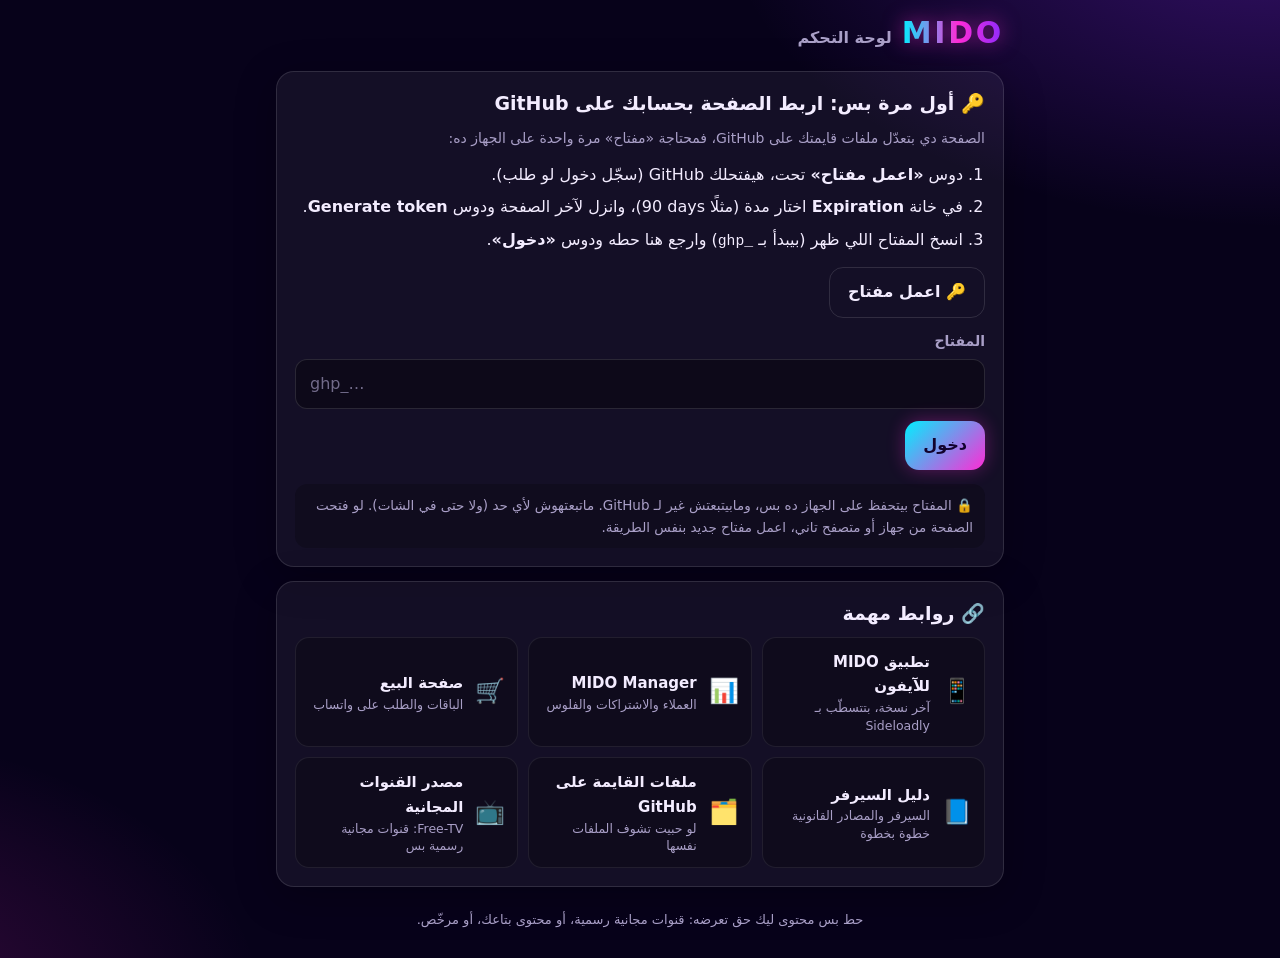
<file: index.html>
<!doctype html>
<html lang="ar" dir="rtl">
<head>
<meta charset="utf-8">
<meta name="viewport" content="width=device-width, initial-scale=1, viewport-fit=cover">
<meta http-equiv="Content-Security-Policy" content="default-src 'none'; script-src 'self'; style-src 'self' 'unsafe-inline' https://fonts.googleapis.com; font-src https://fonts.gstatic.com; img-src 'self' data: https:; connect-src https://api.github.com; base-uri 'none'; form-action 'none'">
<meta name="referrer" content="no-referrer">
<meta name="robots" content="noindex, nofollow">
<meta name="theme-color" content="#07021A">
<meta name="color-scheme" content="dark">
<meta name="apple-mobile-web-app-title" content="لوحة MIDO">
<title>لوحة MIDO</title>
<link rel="icon" href="icon.png">
<link rel="apple-touch-icon" href="icon.png">
<link rel="preconnect" href="https://fonts.googleapis.com">
<link rel="preconnect" href="https://fonts.gstatic.com" crossorigin>
<link rel="stylesheet" href="https://fonts.googleapis.com/css2?family=Cairo:wght@400;600;700;800&display=swap">
<style>
:root{
  --pink:#FF2BD6; --cyan:#00F0FF; --purple:#8A2BFF;
  --bg:#07021A; --bg2:#16053A; --card:rgba(255,255,255,.055); --cardb:rgba(255,255,255,.12);
  --txt:#F3ECFF; --dim:#A99FC7; --ok:#3DFFA8; --bad:#FF5C7A; --warn:#FFC857;
  --field:rgba(0,0,0,.34); --r:18px;
}
*{box-sizing:border-box}
html{-webkit-text-size-adjust:100%;text-size-adjust:100%}
body{
  margin:0; min-height:100vh; color:var(--txt); background-color:var(--bg);
  background-image:
    radial-gradient(900px 520px at 100% -10%, rgba(138,43,255,.36), transparent 62%),
    radial-gradient(760px 460px at -15% 105%, rgba(255,43,214,.20), transparent 60%);
  background-repeat:no-repeat;
  font:16px/1.65 "Cairo", -apple-system, "SF Pro Text", "Segoe UI", system-ui, sans-serif;
  padding:env(safe-area-inset-top) 0 calc(env(safe-area-inset-bottom) + 28px);
}
a{color:var(--cyan)}
code{font-family:ui-monospace, "SF Mono", Menlo, Consolas, monospace; font-size:.92em}
[hidden]{display:none !important}
.wrap{max-width:760px; margin:0 auto; padding:0 16px}

/* الهيدر */
.top{display:flex; align-items:center; justify-content:space-between; gap:12px; padding:18px 0 6px}
.brand{display:flex; align-items:baseline; gap:10px; min-width:0}
.logo{
  direction:ltr; unicode-bidi:isolate; font-weight:800; font-size:30px; letter-spacing:.09em; line-height:1;
  background:linear-gradient(90deg, var(--cyan), var(--pink) 55%, var(--purple));
  -webkit-background-clip:text; background-clip:text; color:transparent;
  filter:drop-shadow(0 0 10px rgba(255,43,214,.55));
}
.brand .sub{color:var(--dim); font-weight:700; white-space:nowrap}
.who{display:flex; align-items:center; gap:8px; font-size:14px; color:var(--dim); min-width:0}
.who span{overflow:hidden; text-overflow:ellipsis; white-space:nowrap; direction:ltr}
.linkbtn{appearance:none; border:0; background:none; color:var(--pink); font:inherit; font-weight:700; padding:6px; cursor:pointer}

/* التنقل */
.nav{position:sticky; top:0; z-index:5; display:flex; gap:8px; overflow-x:auto; padding:10px 16px; margin:0 -16px;
  background:linear-gradient(var(--bg) 72%, rgba(7,2,26,0)); scrollbar-width:none; -webkit-overflow-scrolling:touch}
.nav::-webkit-scrollbar{display:none}
.nav a{flex:none; text-decoration:none; color:var(--txt); font-weight:700; font-size:14px; padding:7px 14px; border-radius:999px;
  background:var(--card); border:1px solid var(--cardb); white-space:nowrap}
.nav a:active{background:rgba(0,240,255,.15)}

/* الكروت */
.card{background:var(--card); border:1px solid var(--cardb); border-radius:var(--r); padding:18px; margin:14px 0;
  box-shadow:0 10px 40px rgba(0,0,0,.25); scroll-margin-top:64px}
.card h2{margin:0 0 10px; font-size:19px; font-weight:800; line-height:1.4}
.card h3{margin:16px 0 8px; font-size:15px; color:var(--dim); font-weight:700}
.count{display:inline-block; min-width:26px; padding:0 8px; margin-inline-start:4px; border-radius:999px; font-size:13px;
  background:rgba(255,43,214,.18); color:var(--txt); text-align:center; vertical-align:middle}
.hint{color:var(--dim); font-size:14px; margin:6px 0 12px}
.note{color:var(--dim); font-size:13.5px; margin:14px 0 0; padding:10px 12px; border-radius:12px; background:rgba(0,0,0,.22)}
.err{color:var(--bad); font-weight:700; font-size:14.5px; margin:10px 0 0}
.warn{color:var(--warn); font-size:14px; margin:8px 0 0}
.empty{color:var(--dim); text-align:center; padding:14px 6px; margin:6px 0 0}
.steps{margin:6px 0 14px; padding-inline-start:22px}
.steps li{margin:6px 0}
.row{display:flex; flex-wrap:wrap; gap:10px; align-items:center; margin-top:12px}

/* الأزرار */
.btn{appearance:none; border:0; border-radius:14px; padding:11px 18px; min-height:46px; font:inherit; font-weight:800; cursor:pointer;
  color:#12022E; background:linear-gradient(135deg, var(--cyan), var(--pink)); box-shadow:0 0 18px rgba(255,43,214,.32);
  display:inline-flex; align-items:center; justify-content:center; gap:8px; text-decoration:none; text-align:center}
.btn.ghost{background:transparent; color:var(--txt); border:1px solid var(--cardb); box-shadow:none; font-weight:700}
.btn.small{padding:7px 13px; min-height:38px; font-size:14px; border-radius:12px}
.btn:disabled,.btn[aria-disabled="true"]{opacity:.45; cursor:default; pointer-events:none}
.btn.busy{pointer-events:none; opacity:.8}
.btn.busy::after{content:""; width:16px; height:16px; border-radius:50%; border:2px solid currentColor; border-top-color:transparent; animation:spin .8s linear infinite}
@keyframes spin{to{transform:rotate(360deg)}}
.mini{appearance:none; border:1px solid var(--cardb); background:transparent; color:var(--txt); font:inherit; font-size:13px; font-weight:700;
  border-radius:10px; padding:4px 10px; min-height:32px; cursor:pointer; text-decoration:none; display:inline-flex; align-items:center; gap:4px}
.mini.danger{color:#FFB3C1; border-color:rgba(255,92,122,.35)}
.mini.busy{opacity:.6; pointer-events:none}

/* الخانات */
.fld{display:block; margin:12px 0 0}
.fld > span{display:block; font-size:14px; font-weight:700; color:var(--dim); margin-bottom:6px}
.fld small{font-weight:400}
input[type=text],input[type=url],input[type=password],input[type=search]{
  width:100%; padding:11px 14px; border-radius:12px; border:1px solid var(--cardb); background:var(--field); color:var(--txt);
  font:inherit; font-size:16px; outline:none; -webkit-appearance:none; appearance:none}
input::placeholder{color:rgba(169,159,199,.65)}
input:focus{border-color:var(--cyan); box-shadow:0 0 0 3px rgba(0,240,255,.18)}
input[dir=ltr]{text-align:left}
.seg{display:flex; gap:8px; flex-wrap:wrap}
.seg button{flex:1 1 0; min-width:92px; appearance:none; border:1px solid var(--cardb); background:var(--field); color:var(--txt);
  font:inherit; font-weight:800; padding:10px 8px; border-radius:12px; cursor:pointer; min-height:46px}
.seg button[aria-pressed="true"]{background:linear-gradient(135deg, rgba(0,240,255,.22), rgba(255,43,214,.28)); border-color:var(--pink);
  box-shadow:0 0 14px rgba(255,43,214,.3)}
.preview{display:flex; align-items:center; gap:12px; margin-top:12px; padding:10px 12px; border-radius:12px; background:rgba(0,0,0,.22);
  font-size:14px; color:var(--dim); min-height:48px}
.preview img{width:44px; height:62px; object-fit:cover; border-radius:8px; flex:none; background:var(--bg2)}
.preview b{color:var(--txt)}

/* لينك الأجهزة */
.linkbox{display:flex; align-items:center; gap:8px; flex-wrap:wrap; padding:10px 12px; border-radius:12px; background:var(--field);
  border:1px dashed rgba(0,240,255,.45)}
.linkbox code{flex:1 1 220px; min-width:0; direction:ltr; text-align:left; word-break:break-all; color:var(--cyan); font-size:13.5px}
.chips{display:flex; flex-wrap:wrap; gap:8px; margin-top:12px}
.chip{padding:5px 12px; border-radius:999px; background:rgba(255,255,255,.07); border:1px solid rgba(255,255,255,.1); font-size:14px; font-weight:700}
.chip.dim{color:var(--dim); font-weight:400}
.chip.warn{color:var(--warn); border-color:rgba(255,200,87,.35)}
.pub{display:flex; align-items:center; gap:8px; flex-wrap:wrap; margin-top:12px; font-size:14.5px}
.dot{width:10px; height:10px; border-radius:50%; flex:none; background:var(--dim)}
.dot.ok{background:var(--ok); box-shadow:0 0 10px var(--ok)}
.dot.bad{background:var(--bad); box-shadow:0 0 10px var(--bad)}
.dot.busy{background:var(--warn); box-shadow:0 0 10px var(--warn); animation:pulse 1s ease-in-out infinite}
@keyframes pulse{50%{opacity:.35}}

/* القوايم */
.items{list-style:none; margin:12px 0 0; padding:0; display:grid; grid-template-columns:minmax(0,1fr); gap:10px}
.item{display:flex; gap:12px; align-items:flex-start; min-width:0; padding:10px; border-radius:14px; background:rgba(0,0,0,.24); border:1px solid rgba(255,255,255,.07)}
.thumb{position:relative; width:52px; height:52px; flex:none; border-radius:10px; background:var(--bg2); display:grid; place-items:center;
  font-size:24px; overflow:hidden}
.thumb img{position:absolute; inset:0; width:100%; height:100%; object-fit:cover}
.meta{flex:1; min-width:0}
.meta b{display:block; overflow:hidden; text-overflow:ellipsis; white-space:nowrap; font-size:15.5px}
.meta small{display:block; color:var(--dim); font-size:13px; overflow:hidden; text-overflow:ellipsis; white-space:nowrap}
.url{display:block; direction:ltr; text-align:left; font-size:12px; color:rgba(169,159,199,.8); overflow:hidden; text-overflow:ellipsis; white-space:nowrap}
.acts{display:flex; flex-wrap:wrap; gap:6px; margin-top:7px}
.more{color:var(--dim); font-size:13.5px; text-align:center; margin:10px 0 0}
.search{margin-top:6px}

/* رفع الملفات */
.drop{display:flex; align-items:center; justify-content:center; gap:10px; padding:18px; border-radius:14px; border:1.5px dashed rgba(255,43,214,.55);
  background:rgba(255,43,214,.06); font-weight:800; cursor:pointer; text-align:center; position:relative}
.drop input{position:absolute; inset:0; opacity:0; width:100%; height:100%; cursor:pointer; font-size:0}
.drop:focus-within{box-shadow:0 0 0 3px rgba(0,240,255,.25)}
.upbox{margin-top:12px; padding:12px; border-radius:14px; background:rgba(0,0,0,.24); border:1px solid rgba(255,255,255,.08)}
.upbox p{margin:0 0 6px}

/* القوايم الأونلاين */
.toggles{display:flex; flex-wrap:wrap; gap:8px}
.tg{appearance:none; border:1px solid var(--cardb); background:transparent; color:var(--txt); font:inherit; font-size:14.5px; font-weight:700;
  border-radius:999px; padding:7px 14px; cursor:pointer; min-height:40px}
.tg[aria-pressed="true"]{background:rgba(0,240,255,.13); border-color:var(--cyan); box-shadow:0 0 12px rgba(0,240,255,.22)}
.tg[aria-pressed="true"]::before{content:"✓ "; color:var(--cyan)}
.tg small{color:var(--dim); font-weight:400}
.save-row{display:flex; align-items:center; gap:12px; flex-wrap:wrap; margin-top:16px}
.save-row span{color:var(--warn); font-size:14px}

/* الروابط */
.links{display:grid; gap:10px; grid-template-columns:repeat(auto-fill, minmax(220px, 1fr))}
.links a{display:flex; gap:12px; align-items:center; padding:12px; border-radius:14px; text-decoration:none; color:var(--txt);
  background:rgba(0,0,0,.24); border:1px solid rgba(255,255,255,.08)}
.links a:active{border-color:var(--pink)}
.links .ic{font-size:24px; flex:none}
.links b{display:block; font-size:15px}
.links small{display:block; color:var(--dim); font-size:12.5px; line-height:1.4}
.foot{color:var(--dim); font-size:13px; text-align:center; margin:22px 0 0}
.loading{text-align:center; color:var(--dim); padding:40px 0}
.loading::before{content:""; display:block; width:28px; height:28px; margin:0 auto 12px; border-radius:50%; border:3px solid var(--pink);
  border-top-color:transparent; animation:spin .8s linear infinite}

/* رسالة صغيرة تحت */
.toast{position:fixed; left:50%; bottom:calc(env(safe-area-inset-bottom) + 18px); transform:translate(-50%, 140%); z-index:20;
  width:max-content; max-width:min(92vw, 520px); padding:12px 18px; border-radius:14px; background:rgba(22,5,58,.97);
  border:1px solid var(--cardb); box-shadow:0 12px 40px rgba(0,0,0,.5); font-weight:700; font-size:15px; text-align:center;
  visibility:hidden; transition:transform .25s ease, visibility 0s linear .25s}
.toast.show{transform:translate(-50%, 0); visibility:visible; transition:transform .25s ease}
.toast.bad{border-color:rgba(255,92,122,.6)}
@media (prefers-reduced-motion: reduce){ *{animation:none !important; transition:none !important} }
@media (max-width:420px){ .card{padding:15px} .logo{font-size:26px} .brand .sub{font-size:14px} }
</style>
</head>
<body>
<div class="wrap">
  <header class="top">
    <div class="brand"><span class="logo">MIDO</span><span class="sub">لوحة التحكم</span></div>
    <div class="who" id="who" hidden><span id="who-name"></span><button type="button" class="linkbtn" id="logout">خروج</button></div>
  </header>

  <main>
    <p class="loading" id="loading">بنفتح القايمة…</p>

    <!-- أول مرة: المفتاح -->
    <section class="card" id="setup" hidden>
      <h2>🔑 أول مرة بس: اربط الصفحة بحسابك على GitHub</h2>
      <p class="hint">الصفحة دي بتعدّل ملفات قايمتك على GitHub، فمحتاجة «مفتاح» مرة واحدة على الجهاز ده:</p>
      <ol class="steps">
        <li>دوس <b>«اعمل مفتاح»</b> تحت، هيفتحلك GitHub (سجّل دخول لو طلب).</li>
        <li>في خانة <b dir="ltr">Expiration</b> اختار مدة (مثلًا <span dir="ltr">90 days</span>)، وانزل لآخر الصفحة ودوس <b dir="ltr">Generate token</b>.</li>
        <li>انسخ المفتاح اللي ظهر (بيبدأ بـ <code dir="ltr">ghp_</code>) وارجع هنا حطه ودوس <b>«دخول»</b>.</li>
      </ol>
      <a class="btn ghost" id="mk-token" target="_blank" rel="noopener noreferrer">🔑 اعمل مفتاح</a>
      <label class="fld"><span>المفتاح</span>
        <input type="password" id="tok" dir="ltr" autocomplete="off" autocapitalize="off" autocorrect="off" spellcheck="false" placeholder="ghp_…">
      </label>
      <div class="row"><button type="button" class="btn" id="tok-save">دخول</button></div>
      <p class="err" id="tok-err" role="alert" hidden></p>
      <p class="note">🔒 المفتاح بيتحفظ على الجهاز ده بس، ومابيتبعتش غير لـ GitHub. ماتبعتهوش لأي حد (ولا حتى في الشات). لو فتحت الصفحة من جهاز أو متصفح تاني، اعمل مفتاح جديد بنفس الطريقة.</p>
    </section>

    <!-- مشكلة في الاتصال -->
    <section class="card" id="offline" hidden>
      <h2>📶 مش قادرين نوصل لـ GitHub</h2>
      <p class="hint" id="offline-msg">اتأكد إن النت شغال وجرّب تاني.</p>
      <button type="button" class="btn" id="retry">جرّب تاني</button>
    </section>

    <div id="main" hidden>
      <nav class="nav" aria-label="أقسام الصفحة">
        <a href="#sec-add">➕ إضافة</a>
        <a href="#sec-mine">🎬 اللي ضفته</a>
        <a href="#sec-files">📁 ملفات M3U</a>
        <a href="#sec-online">🌐 قوايم أونلاين</a>
        <a href="#sec-links">🔗 روابط</a>
        <a href="customers.html">👥 العملاء</a>
      </nav>

      <section class="card" id="sec-status">
        <h2>📡 لينك القايمة</h2>
        <div class="linkbox">
          <code id="dev-link"></code>
          <button type="button" class="btn small" id="copy-link">نسخ</button>
          <button type="button" class="btn small ghost" id="share-link" hidden>مشاركة</button>
        </div>
        <p class="hint">ده اللينك اللي بتحطه في تطبيق MIDO: اختار M3U وإنت بتسجّل دخول وحط اللينك ده. أي تغيير بتعمله هنا بيوصل لكل الأجهزة خلال حوالي ٥ دقايق، لما التطبيق يتفتح أو تدوس «تحديث».</p>
        <div class="chips" id="stats"></div>
        <div class="pub" id="pub"></div>
        <div class="row"><button type="button" class="btn small ghost" id="refresh">🔄 تحديث الصفحة</button></div>
      </section>

      <section class="card" id="sec-add">
        <h2 id="add-title">➕ ضيف فيلم أو قناة</h2>
        <div class="seg" role="group" aria-label="النوع" id="kinds">
          <button type="button" data-kind="movie" aria-pressed="true">🎬 فيلم</button>
          <button type="button" data-kind="series" aria-pressed="false">📺 مسلسل</button>
          <button type="button" data-kind="live" aria-pressed="false">🔴 قناة</button>
        </div>
        <label class="fld"><span>الاسم</span><input type="text" id="f-name" autocomplete="off" maxlength="150"></label>
        <label class="fld"><span>لينك الفيديو <small>(mp4 أو m3u8)</small></span>
          <input type="url" id="f-url" dir="ltr" inputmode="url" autocomplete="off" autocapitalize="off" autocorrect="off" spellcheck="false" placeholder="https://…/movie.mp4">
        </label>
        <label class="fld"><span>القسم <small>(اختياري)</small></span>
          <input type="text" id="f-group" list="groups" autocomplete="off" maxlength="80" placeholder="مثلًا: أكشن، كوميدي، رمضان">
          <datalist id="groups"></datalist>
        </label>
        <label class="fld"><span>صورة البوستر <small>(اختياري: لينك صورة)</small></span>
          <input type="url" id="f-logo" dir="ltr" inputmode="url" autocomplete="off" autocapitalize="off" autocorrect="off" spellcheck="false" placeholder="https://…/poster.jpg">
        </label>
        <div class="preview"><img id="f-img" alt="" referrerpolicy="no-referrer" hidden><span id="f-where"></span></div>
        <p class="err" id="f-err" role="alert" hidden></p>
        <div class="row">
          <button type="button" class="btn" id="f-save">💾 حفظ</button>
          <a class="btn ghost" id="f-test" target="_blank" rel="noopener noreferrer" aria-disabled="true">▶️ جرّب اللينك</a>
          <button type="button" class="btn ghost" id="f-cancel" hidden>إلغاء التعديل</button>
        </div>
        <p class="note">حط بس أفلام وقنوات ليك حق تعرضها: ملكية عامة، أو بتاعتك، أو مرخّصة.</p>
      </section>

      <section class="card" id="sec-mine">
        <h2>🎬 اللي ضفته <span class="count" id="mine-count">٠</span></h2>
        <input type="search" class="search" id="mine-q" placeholder="🔎 دوّر بالاسم أو القسم" autocomplete="off" hidden>
        <ul class="items" id="mine"></ul>
        <p class="more" id="mine-more" hidden></p>
        <p class="empty" id="mine-empty" hidden>لسه ماضفتش حاجة. ضيف أول فيلم من فوق ☝️</p>
        <p class="err" id="mine-err" hidden></p>
      </section>

      <section class="card" id="sec-files">
        <h2>📁 ملفات M3U <span class="count" id="files-count">٠</span></h2>
        <p class="hint">ارفع ملف M3U (من الموبايل أو الكمبيوتر) وكل اللي فيه هيتضاف للينك. ملفات الاشتراكات اللي فيها يوزر وباسورد مش بتترفع.</p>
        <label class="drop"><span>📤 اختار ملف M3U</span>
          <input type="file" id="up-file" accept=".m3u,.m3u8,.txt,audio/x-mpegurl,audio/mpegurl,application/x-mpegurl,application/vnd.apple.mpegurl,text/plain">
        </label>
        <p class="err" id="up-err" role="alert" hidden></p>
        <div class="upbox" id="up-box" hidden>
          <p id="up-sum"></p>
          <p class="warn" id="up-warn" hidden></p>
          <label class="fld"><span>اسم الملف</span><input type="text" id="up-name" dir="ltr" autocomplete="off" autocapitalize="off" spellcheck="false" maxlength="60"></label>
          <div class="row"><button type="button" class="btn" id="up-go">⬆️ رفع</button><button type="button" class="btn ghost" id="up-cancel">إلغاء</button></div>
        </div>
        <ul class="items" id="files"></ul>
        <p class="empty" id="files-empty" hidden>مفيش ملفات مرفوعة لسه.</p>
        <p class="err" id="files-err" hidden></p>
      </section>

      <section class="card" id="sec-online">
        <h2>🌐 قوايم أونلاين بتتحدّث لوحدها</h2>
        <p class="hint">دي لينكات قوايم بتتنزل من جديد كل يوم الساعة ٥ الصبح، فلو قناة غيّرت لينكها بيتصلّح لوحده. اختار اللي عايزه ودوس «حفظ القوايم».</p>
        <h3>قنوات مجانية رسمية (Free-TV)</h3>
        <div class="toggles" id="presets"></div>
        <h3>لينك قايمة تانية</h3>
        <div class="row" style="margin-top:0">
          <input type="url" id="src-url" dir="ltr" inputmode="url" autocomplete="off" autocapitalize="off" autocorrect="off" spellcheck="false" placeholder="https://…/playlist.m3u8" style="flex:1 1 220px">
          <button type="button" class="btn small" id="src-add">إضافة</button>
        </div>
        <p class="err" id="src-err" role="alert" hidden></p>
        <ul class="items" id="custom"></ul>
        <div class="save-row"><button type="button" class="btn" id="src-save" disabled>💾 حفظ القوايم</button><span id="src-state"></span></div>
        <p class="err" id="online-err" hidden></p>
      </section>
    </div>

    <section class="card" id="sec-links">
      <h2>🔗 روابط مهمة</h2>
      <div class="links" id="links"></div>
    </section>
    <p class="foot">حط بس محتوى ليك حق تعرضه: قنوات مجانية رسمية، أو محتوى بتاعك، أو مرخّص.</p>
  </main>
</div>
<div class="toast" id="toast" role="status" aria-live="polite"></div>
<script src="admin.js?v=2"></script>
</body>
</html>
</file>
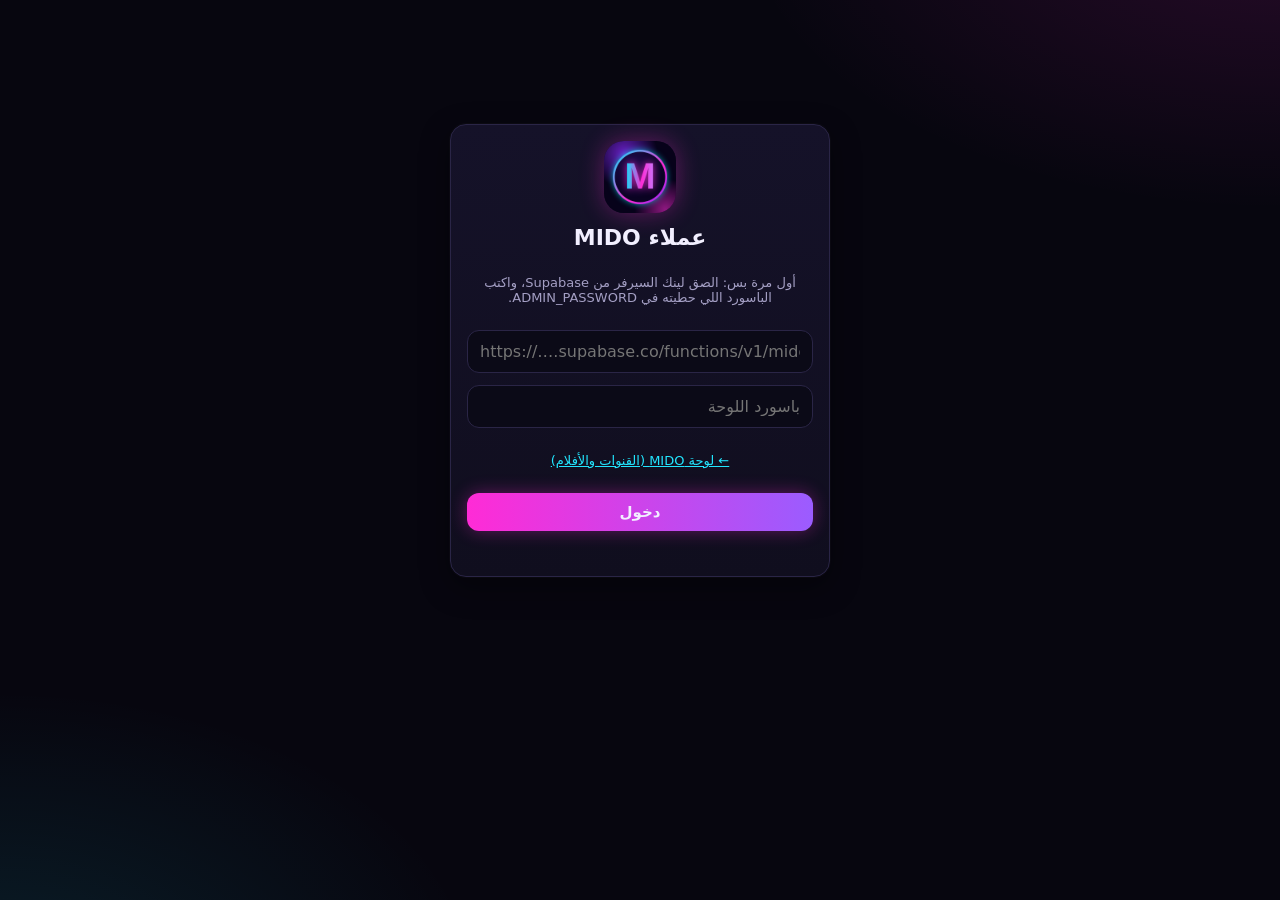
<file: customers.html>
<!doctype html>
<html lang="ar" dir="rtl">
<head>
<meta charset="utf-8">
<meta name="viewport" content="width=device-width, initial-scale=1, viewport-fit=cover">
<meta name="theme-color" content="#07060f">
<meta http-equiv="Content-Security-Policy" content="default-src 'self'; script-src 'self'; connect-src https://*.supabase.co; img-src 'self' https: data:; style-src 'self' https://fonts.googleapis.com; font-src https://fonts.gstatic.com; base-uri 'none'; form-action 'none'">
<meta name="referrer" content="no-referrer">
<title>عملاء MIDO</title>
<link rel="icon" href="icon.png">
<link rel="apple-touch-icon" href="icon.png">
<link rel="preconnect" href="https://fonts.googleapis.com">
<link rel="stylesheet" href="https://fonts.googleapis.com/css2?family=Cairo:wght@400;600;700;800&display=swap">
<link rel="stylesheet" href="customers.css?v=1">
</head>
<body>
<div id="login" class="screen" hidden>
  <form class="card login" id="loginForm">
    <img src="icon.png" alt="" class="logo">
    <h1>عملاء MIDO</h1>
    <p class="muted">أول مرة بس: الصق لينك السيرفر من Supabase، واكتب الباسورد اللي حطيته في ADMIN_PASSWORD.</p>
    <input type="url" id="srvUrl" dir="ltr" placeholder="https://….supabase.co/functions/v1/mido" autocomplete="url" autocapitalize="off" spellcheck="false" required>
    <input type="password" id="adminPass" placeholder="باسورد اللوحة" autocomplete="current-password" required>
    <p class="muted"><a href="./">← لوحة MIDO (القنوات والأفلام)</a></p>
    <button class="btn primary" type="submit">دخول</button>
    <p class="err" id="loginErr"></p>
  </form>
</div>

<div id="app" class="screen" hidden>
  <header class="top">
    <div class="brand"><img src="icon.png" alt="" class="logo sm"><div><h1>عملاء MIDO</h1><span class="muted" id="listInfo">…</span></div></div>
    <div class="top-actions">
      <button class="btn ghost" id="refreshBtn" title="يجيب آخر نسخة من قايمتك">🔄 تحديث القايمة</button>
      <a class="btn ghost" href="./">📺 القنوات</a>
      <button class="btn ghost" id="logoutBtn">خروج</button>
    </div>
  </header>

  <section class="card serverbox">
    <div>
      <div class="label">عنوان السيرفر اللي العميل بيكتبه في التطبيق</div>
      <div class="mono big" id="serverUrl">…</div>
    </div>
    <div class="stats" id="stats"></div>
  </section>

  <section class="card">
    <div class="sec-head"><h2>عميل جديد</h2></div>
    <form id="addForm" class="grid">
      <label>الاسم<input name="name" placeholder="مثلاً: أحمد محمد" maxlength="80"></label>
      <label>الموبايل<input name="phone" inputmode="tel" placeholder="اختياري" maxlength="30"></label>
      <label>اليوزر<input name="username" dir="ltr" placeholder="لو سبته فاضي بيتعمل لوحده" maxlength="32" autocapitalize="off" autocomplete="off" spellcheck="false"></label>
      <label>الباسورد<div class="row"><input name="password" dir="ltr" maxlength="32" autocapitalize="off" autocomplete="off" spellcheck="false"><button type="button" class="btn ghost sm" id="genPass" title="باسورد جديد">🎲</button></div></label>
      <label>المدة<select name="duration">
        <option value="1d">تجربة يوم</option>
        <option value="30d" selected>شهر</option>
        <option value="90d">٣ شهور</option>
        <option value="180d">٦ شهور</option>
        <option value="365d">سنة</option>
        <option value="none">من غير ما يخلص</option>
      </select></label>
      <label>ملاحظة<input name="note" placeholder="اختياري" maxlength="300"></label>
      <button class="btn primary wide" type="submit">➕ اعمل الحساب</button>
    </form>
  </section>

  <section class="card">
    <div class="sec-head">
      <h2>العملاء</h2>
      <input id="search" class="search" type="search" placeholder="دوّر بالاسم أو اليوزر أو الموبايل">
    </div>
    <div class="chips" id="filters">
      <button class="chip on" data-f="all">الكل</button>
      <button class="chip" data-f="Active">شغالين</button>
      <button class="chip" data-f="soon">بيخلصوا قريب</button>
      <button class="chip" data-f="Expired">خلصوا</button>
      <button class="chip" data-f="Disabled">موقوفين</button>
    </div>
    <div id="list" class="list"></div>
  </section>
</div>

<dialog id="dlg">
  <form method="dialog" id="dlgForm" class="dlg">
    <h2 id="dlgTitle">تعديل</h2>
    <div class="grid" id="dlgBody"></div>
    <div class="dlg-actions">
      <button class="btn primary" value="ok" id="dlgOk">حفظ</button>
      <button class="btn ghost" value="cancel" formnovalidate>إلغاء</button>
    </div>
  </form>
</dialog>

<div id="toast" class="toast" role="status"></div>
<script src="customers.js?v=1"></script>
</body>
</html>
</file>
<file: customers.css>
:root{--bg:#07060f;--card:#121022;--line:#2a2546;--txt:#f2efff;--muted:#a49fc4;--pink:#ff2bd6;--cyan:#22e6ff;--green:#2dff9a;--amber:#ffc23d;--red:#ff4d6d;--r:16px}
*{box-sizing:border-box}
html,body{margin:0;background:var(--bg);color:var(--txt);font-family:Cairo,system-ui,sans-serif}
body{min-height:100vh;background:radial-gradient(900px 500px at 100% -10%,#ff2bd622,transparent 60%),radial-gradient(800px 500px at 0% 110%,#22e6ff1c,transparent 60%),var(--bg);padding:16px;padding-bottom:40px}
[hidden]{display:none!important}
.screen{max-width:980px;margin:0 auto}
h1{font-size:22px;margin:0;font-weight:800}
h2{font-size:18px;margin:0;font-weight:700}
.muted{color:var(--muted);font-size:13px}
.card{background:linear-gradient(180deg,#151229,#100e1e);border:1px solid var(--line);border-radius:var(--r);padding:16px;margin-bottom:14px;box-shadow:0 0 0 1px #ffffff05,0 10px 30px #0006}
.logo{width:72px;height:72px;border-radius:20px;box-shadow:0 0 24px #ff2bd655}
.logo.sm{width:42px;height:42px;border-radius:12px}
.login{max-width:380px;margin:12vh auto 0;display:flex;flex-direction:column;gap:12px;align-items:center;text-align:center}
.login input,.login .btn{width:100%}
input,select{width:100%;background:#0b0a17;border:1px solid var(--line);color:var(--txt);border-radius:12px;padding:11px 12px;font:inherit;font-size:16px;outline:none;min-width:0}
input:focus,select:focus{border-color:var(--cyan);box-shadow:0 0 0 3px #22e6ff22}
label{display:flex;flex-direction:column;gap:6px;font-size:13px;color:var(--muted);font-weight:600;min-width:0}
.btn{border:0;border-radius:12px;padding:10px 16px;font:inherit;font-weight:700;font-size:15px;cursor:pointer;color:var(--txt);background:#1e1a38;white-space:nowrap}
.btn:disabled{opacity:.5;cursor:wait}
.btn.primary{background:linear-gradient(90deg,var(--pink),#9b5cff);box-shadow:0 0 18px #ff2bd655}
.btn.ghost{background:#1b1833;border:1px solid var(--line)}
.btn.sm{padding:8px 10px;font-size:14px}
.btn.danger{background:#3a1222;color:#ffb3c1;border:1px solid #5c1b33}
.btn.wide{grid-column:1/-1}
.err{color:var(--red);min-height:1.2em;margin:0;font-size:14px}
.top{display:flex;justify-content:space-between;align-items:center;gap:12px;flex-wrap:wrap;margin-bottom:14px}
.brand{display:flex;gap:12px;align-items:center}
.top-actions{display:flex;gap:8px;flex-wrap:wrap}
.serverbox{display:flex;justify-content:space-between;gap:16px;flex-wrap:wrap;align-items:center}
.label{font-size:13px;color:var(--muted);margin-bottom:4px}
.mono{font-family:ui-monospace,Menlo,Consolas,monospace;direction:ltr;unicode-bidi:isolate;overflow-wrap:anywhere}
.big{font-size:18px;color:var(--cyan);text-shadow:0 0 12px #22e6ff66}
.stats{display:flex;gap:8px;flex-wrap:wrap}
.stat{background:#0b0a17;border:1px solid var(--line);border-radius:12px;padding:6px 12px;text-align:center;min-width:72px}
.stat b{display:block;font-size:20px}
.stat span{font-size:12px;color:var(--muted)}
.grid{display:grid;grid-template-columns:repeat(auto-fit,minmax(min(100%,220px),1fr));gap:12px;margin-top:12px}
.row{display:flex;gap:6px}
.sec-head{display:flex;justify-content:space-between;align-items:center;gap:12px;flex-wrap:wrap}
.search{max-width:320px}
.chips{display:flex;gap:6px;flex-wrap:wrap;margin:12px 0}
.chip{border:1px solid var(--line);background:#0b0a17;color:var(--muted);border-radius:999px;padding:5px 12px;font:inherit;font-size:13px;cursor:pointer}
.chip.on{color:var(--txt);border-color:var(--pink);box-shadow:0 0 10px #ff2bd644}
.list{display:grid;grid-template-columns:minmax(0,1fr);gap:10px}
.cust{border:1px solid var(--line);border-radius:14px;padding:12px;background:#0d0b1a;min-width:0}
.cust-head{display:flex;justify-content:space-between;gap:8px;align-items:flex-start;flex-wrap:wrap}
.cust h3{margin:0;font-size:16px}
.badge{font-size:12px;font-weight:700;border-radius:999px;padding:3px 10px;white-space:nowrap}
.b-Active{background:#0f3a28;color:var(--green)}
.b-soon{background:#3a2e0f;color:var(--amber)}
.b-Expired{background:#3a1222;color:var(--red)}
.b-Disabled{background:#26233a;color:var(--muted)}
.meta{display:flex;gap:6px 16px;flex-wrap:wrap;font-size:13px;color:var(--muted);margin:6px 0 10px}
.meta .mono{color:var(--txt)}
.acts{display:flex;gap:6px;flex-wrap:wrap}
.empty{color:var(--muted);text-align:center;padding:24px}
.toast{position:fixed;bottom:20px;left:50%;transform:translateX(-50%) translateY(20px);background:#1e1a38;border:1px solid var(--cyan);padding:10px 18px;border-radius:12px;opacity:0;visibility:hidden;transition:.25s;z-index:10;max-width:calc(100% - 32px)}
.toast.show{opacity:1;visibility:visible;transform:translateX(-50%)}
.toast.bad{border-color:var(--red)}
dialog{background:var(--card);color:var(--txt);border:1px solid var(--line);border-radius:var(--r);padding:0;width:min(560px,calc(100% - 32px));max-height:calc(100% - 32px)}
dialog::backdrop{background:#000a}
.dlg{padding:16px}
.dlg-actions{display:flex;gap:8px;margin-top:16px}
.creds{font-family:inherit;overflow-wrap:anywhere;background:#0b0a17;border:1px dashed var(--cyan);border-radius:12px;padding:12px;white-space:pre-wrap;font-size:14px;line-height:1.8;grid-column:1/-1;margin:0}
@media (max-width:520px){h1{font-size:19px}.top-actions .btn{padding:8px 10px;font-size:14px}.big{font-size:16px}}
.full{grid-column:1/-1;margin:0}
a{color:var(--cyan)}
a.btn{text-decoration:none;display:inline-flex;align-items:center}
</file>
